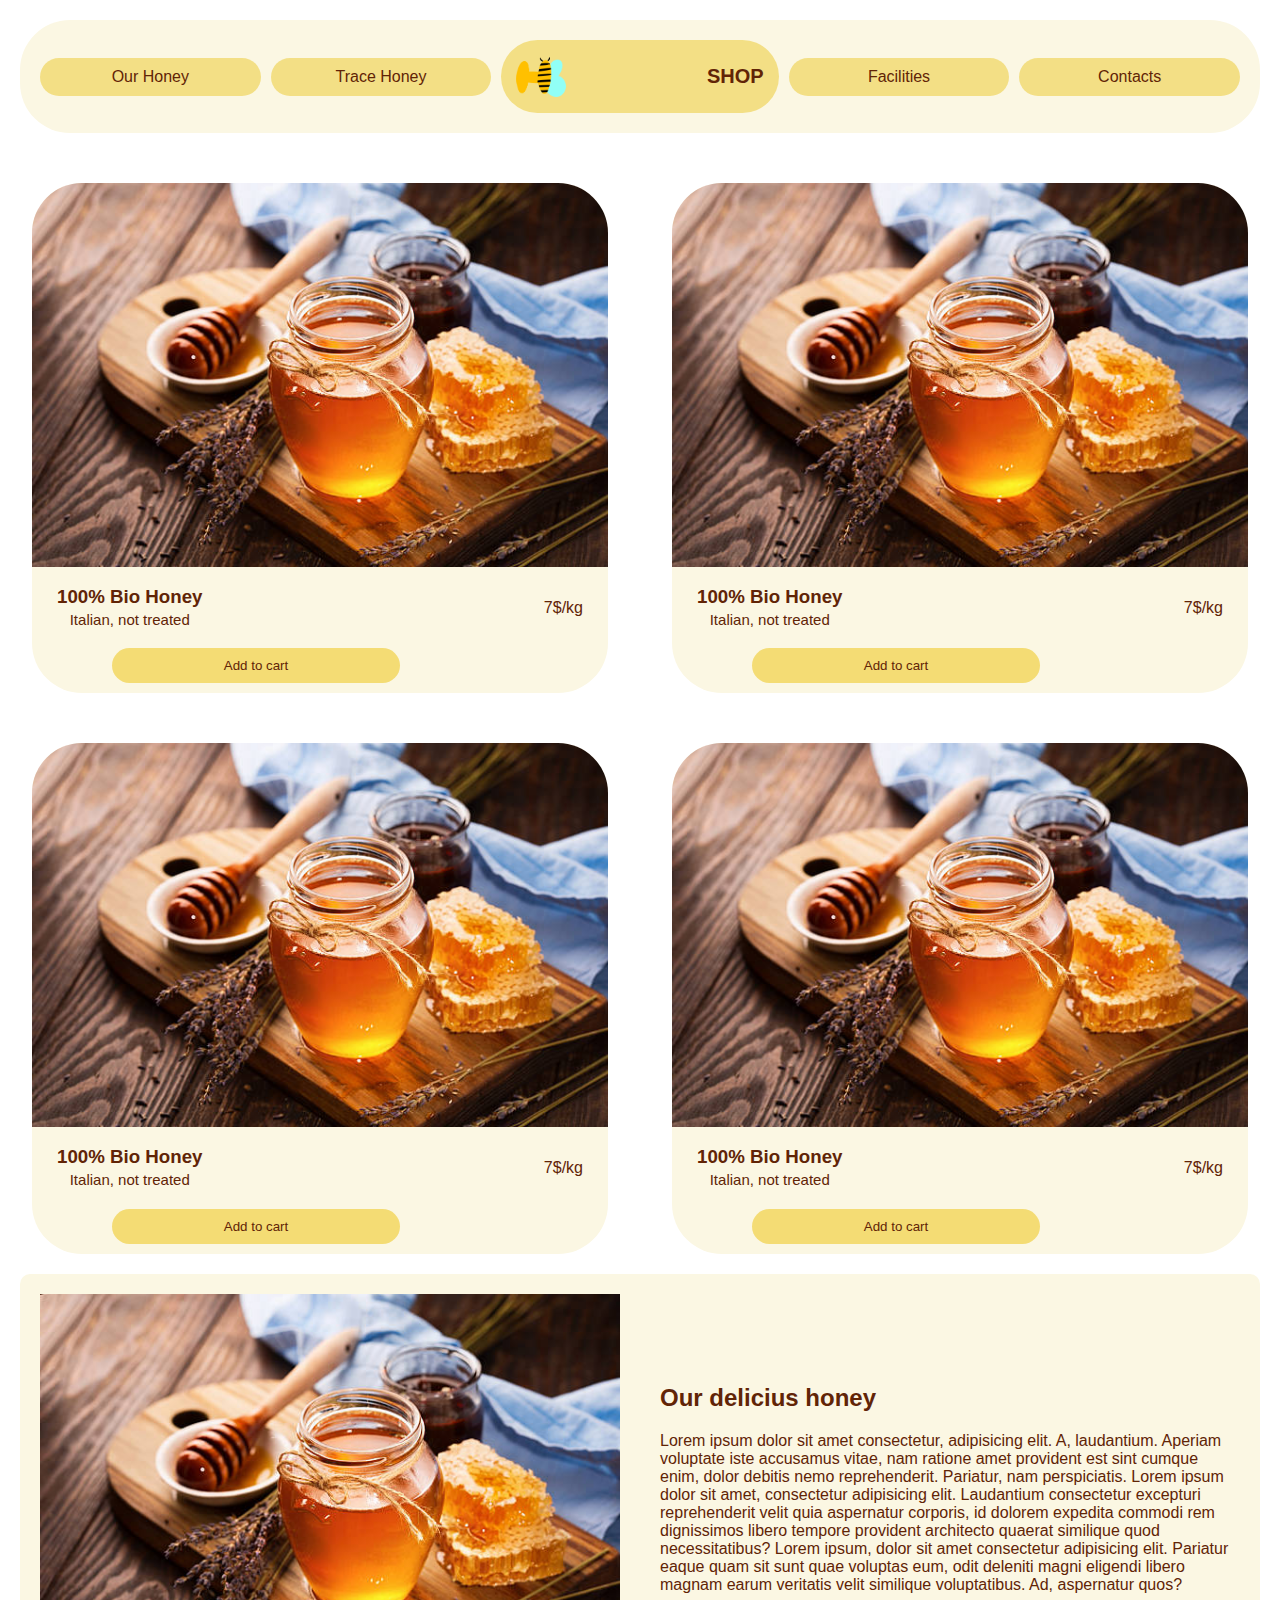
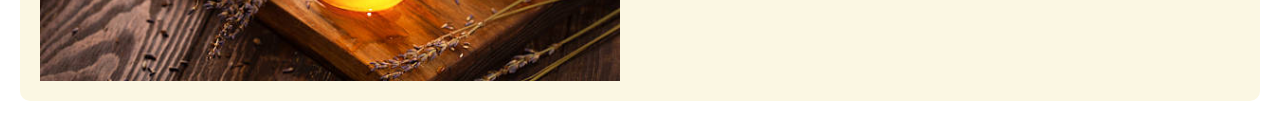
<file: index.html>
<!DOCTYPE html>
<html lang="en">

<head>
    <meta charset="UTF-8">
    <meta name="viewport" content="width=device-width, initial-scale=1.0">
    <link rel="stylesheet" href="./assets/css/style.css">
    <title>U2-W1-D3 - Flexbox</title>
</head>

<body>
    <!-- Header -->
    <header>
        <div class="header-buttons">
            <div class="button">Our Honey</div>
            <div class="button">Trace Honey</div>
            <div class="button alt"> <img src="./assets/imgs/logo.png" alt="logo">
                <p>SHOP</p>
            </div>
            <div class="button">Facilities</div>
            <div class="button">Contacts</div>
        </div>
    </header>

    <!-- Card..... -->

    <div class="cards">
        <div class="card-container">
            <img src="./assets/imgs/honey.jpg" alt="honey">
            <div class="card-content">
                <h3>100% Bio Honey </br><span>Italian, not treated</span></h3>
                <p>7$/kg</p>
            </div>
            <button class="cart">Add to cart</button>
        </div>
        <div class="card-container">
            <img src="./assets/imgs/honey.jpg" alt="honey">
            <div class="card-content">
                <h3>100% Bio Honey </br><span>Italian, not treated</span></h3>
                <p>7$/kg</p>
            </div>
            <button class="cart">Add to cart</button>
        </div>
        <div class="card-container">
            <img src="./assets/imgs/honey.jpg" alt="honey">
            <div class="card-content">
                <h3>100% Bio Honey </br><span>Italian, not treated</span></h3>
                <p>7$/kg</p>
            </div>
            <button class="cart">Add to cart</button>
        </div>
        <div class="card-container">
            <img src="./assets/imgs/honey.jpg" alt="honey">
            <div class="card-content">
                <h3>100% Bio Honey </br><span>Italian, not treated</span></h3>
                <p>7$/kg</p>
            </div>
            <button class="cart">Add to cart</button>
        </div>
    </div>

    <!-- Article -->
    <div class="article-container">
        <img src="./assets/imgs/honey.jpg" alt="honey">
        <div class="text-content">
            <h2>Our delicius honey</h2>
            <p>Lorem ipsum dolor sit amet consectetur, adipisicing elit. A, laudantium. Aperiam voluptate iste accusamus
                vitae, nam ratione amet provident est sint cumque enim, dolor debitis nemo reprehenderit. Pariatur, nam
                perspiciatis. Lorem ipsum dolor sit amet, consectetur adipisicing elit. Laudantium consectetur excepturi
                reprehenderit velit quia aspernatur corporis, id dolorem expedita commodi rem dignissimos libero tempore
                provident architecto quaerat similique quod necessitatibus? Lorem ipsum, dolor sit amet consectetur
                adipisicing elit. Pariatur eaque quam sit sunt quae voluptas eum, odit deleniti magni eligendi libero
                magnam
                earum veritatis velit similique voluptatibus. Ad, aspernatur quos?</p>
        </div>
    </div>
</body>

</html>
</file>
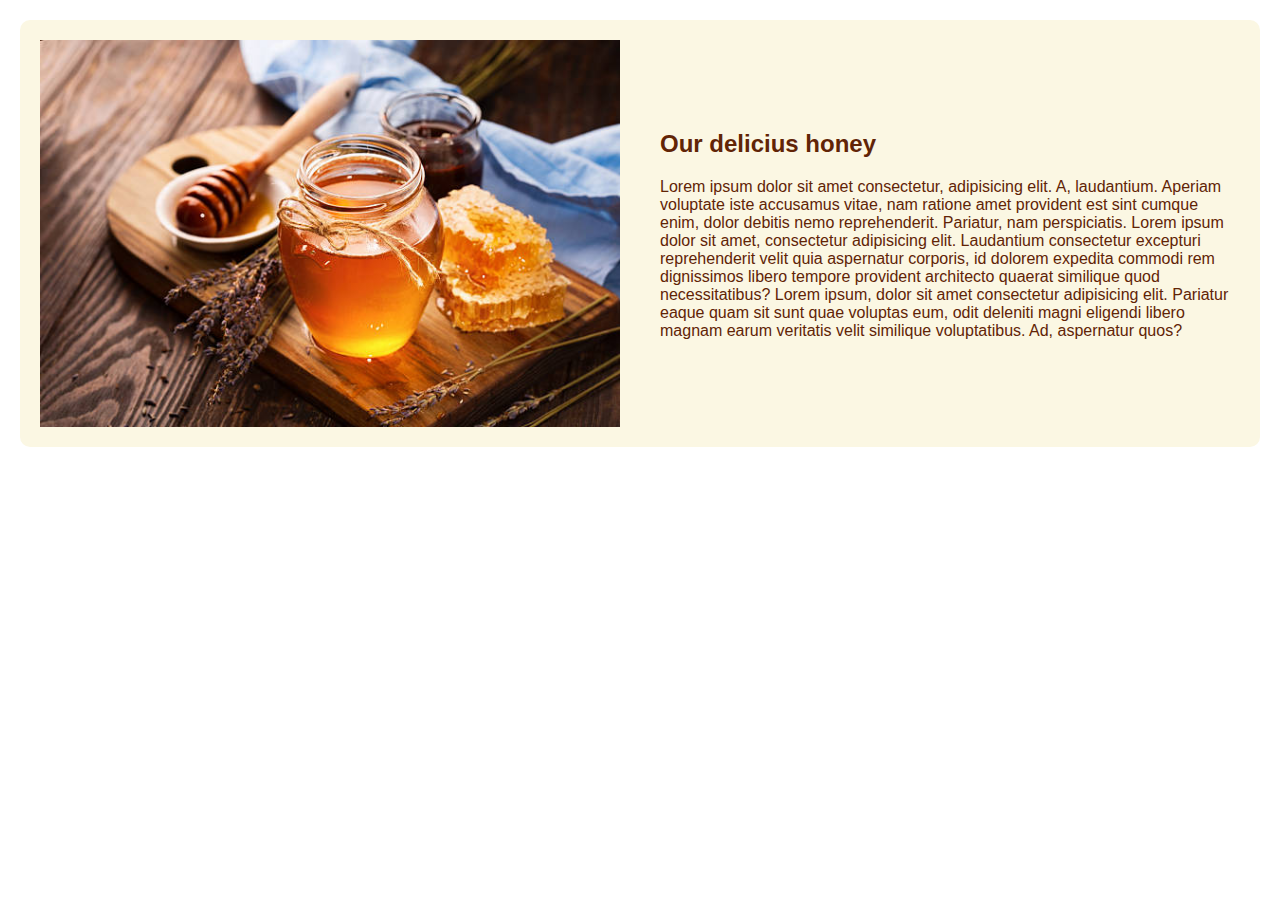
<file: article.html>
<!DOCTYPE html>
<html lang="en">

<head>
    <meta charset="UTF-8">
    <meta name="viewport" content="width=device-width, initial-scale=1.0">
    <link rel="stylesheet" href="./assets/css/article.css">
    <title>U2-W1-D3 - Flexbox Article</title>
</head>

<body>
    <div class="article-container">
        <img src="./assets/imgs/honey.jpg" alt="honey">
        <div class="text-content">
            <h2>Our delicius honey</h2>
            <p>Lorem ipsum dolor sit amet consectetur, adipisicing elit. A, laudantium. Aperiam voluptate iste accusamus
                vitae, nam ratione amet provident est sint cumque enim, dolor debitis nemo reprehenderit. Pariatur, nam
                perspiciatis. Lorem ipsum dolor sit amet, consectetur adipisicing elit. Laudantium consectetur excepturi
                reprehenderit velit quia aspernatur corporis, id dolorem expedita commodi rem dignissimos libero tempore
                provident architecto quaerat similique quod necessitatibus? Lorem ipsum, dolor sit amet consectetur
                adipisicing elit. Pariatur eaque quam sit sunt quae voluptas eum, odit deleniti magni eligendi libero
                magnam
                earum veritatis velit similique voluptatibus. Ad, aspernatur quos?</p>
        </div>
    </div>
</body>

</html>
</file>
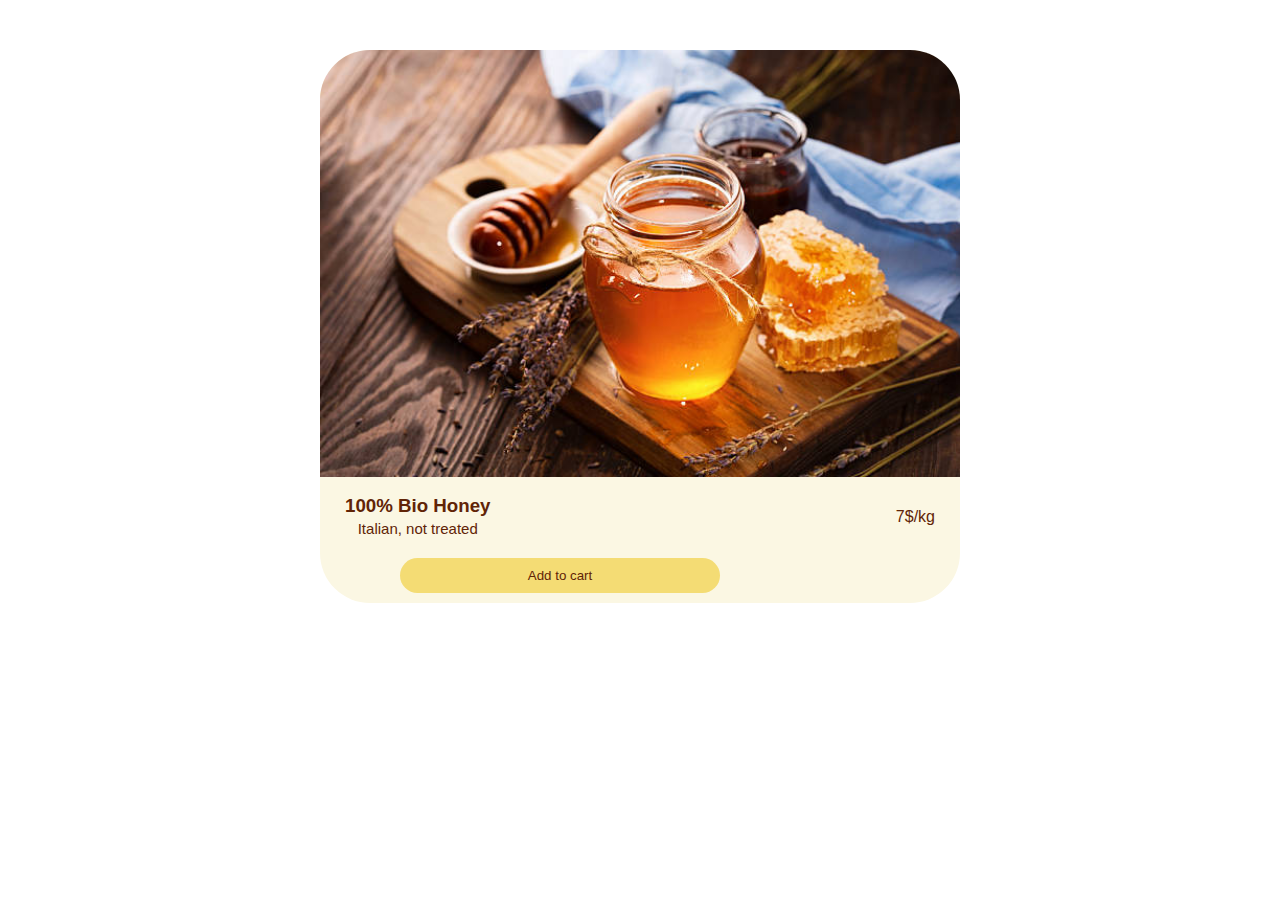
<file: card.html>
<!DOCTYPE html>
<html lang="en">

<head>
    <meta charset="UTF-8">
    <meta name="viewport" content="width=device-width, initial-scale=1.0">
    <link rel="stylesheet" href="./assets/css/card.css">
    <title>U2-W1-D3 - Flexbox Card</title>
</head>

<body>
    <div class="card-container">
        <img src="./assets/imgs/honey.jpg" alt="honey">
        <div class="card-content">
            <h3>100% Bio Honey </br><span>Italian, not treated</span></h3>
            <p>7$/kg</p>
        </div>
        <button class="cart">Add to cart</button>
    </div>
</body>

</html>
</file>
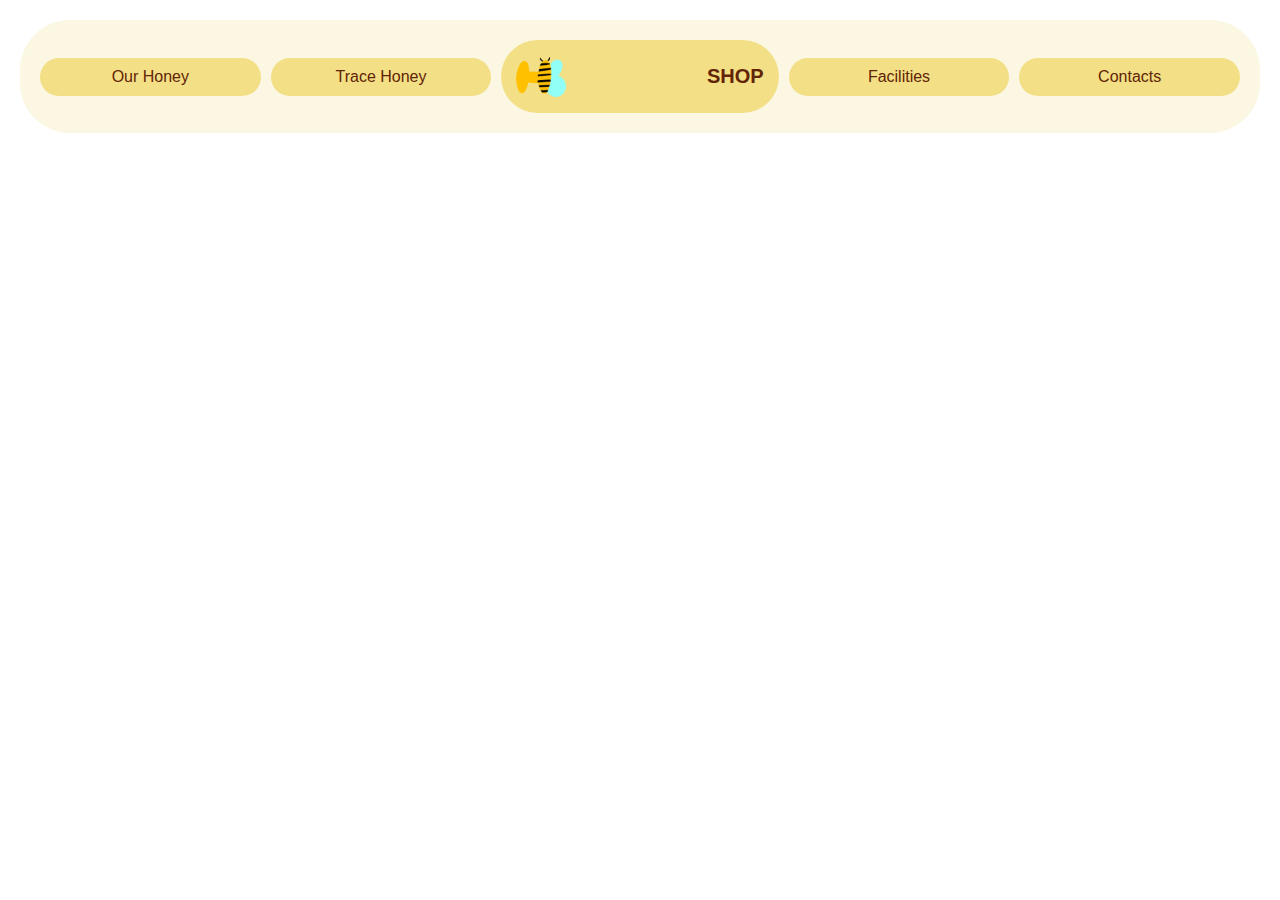
<file: header.html>
<!DOCTYPE html>
<html lang="en">

<head>
    <meta charset="UTF-8">
    <meta name="viewport" content="width=device-width, initial-scale=1.0">
    <link rel="stylesheet" href="./assets/css/header.css">
    <title>U2-W1-D3 - Flexbox Header</title>
</head>

<body>
    <header>
        <div class="header-buttons">
            <div class="button">Our Honey</div>
            <div class="button">Trace Honey</div>
            <div class="button alt"> <img src="./assets/imgs/logo.png" alt="logo">
                <p>SHOP</p>
            </div>
            <div class="button">Facilities</div>
            <div class="button">Contacts</div>
        </div>
    </header>
</body>

</html>
</file>
<file: assets/css/style.css>
*,
*::after,
*::before {
    box-sizing: border-box;
}

body {
    margin: 0;
    font-family: Arial, Helvetica, sans-serif;
}

/* Header */
header {
    margin-top: 20px;
    margin-inline: 20px;
    /* ------------------------------- */
    background-color: #FBF7E3;
    border-radius: 50px;
    padding-inline: 20px;
}

.header-buttons {
    display: flex;
    justify-content: space-between;
    align-items: center;
}

.button {
    text-align: center;
    padding-inline: 5px;
    padding-block: 10px;
    background-color: #F3DF85;
    border-radius: 50px;
    width: 20%;
    color: #612406;
}

.alt {
    display: flex;
    align-items: center;
    justify-content: space-between;
    margin-block: 20px;
    padding-block: 5px;
    padding-inline: 15px;
    width: 25%;
}

.button.alt p {
    font-size: 20px;
    font-weight: 600;
}

.button:not(:last-child) {
    margin-right: 10px;
}

.button img {
    width: 50px;
}

/* Card */
.cards {
    display: flex;
    flex-wrap: wrap;
    justify-content: space-around;

}

.card-container {
    margin-top: 50px;
    background-color: #FBF7E3;
    border-radius: 50px;
    width: 45%;
    margin-inline: auto;
    overflow: hidden;
    margin-inline: 10px;
}

.card-container img {
    width: 100%;
    display: block;
}

.card-content {
    display: flex;
    justify-content: space-between;
    align-items: center;
    text-align: center;
    padding-inline: 25px;
    color: #612406;
}

.card-content h3 span {
    font-weight: 400;
    font-size: 15px;
}

.cart {
    background-color: #f4dc74;
    margin-inline: 80px;
    border-radius: 50px;
    padding: 10px;
    width: 50%;
    color: #612406;
    border: none;
    margin-bottom: 10px;
}

/* Article */
.article-container {
    display: flex;
    flex-direction: column;
    background-color: #FBF7E3;
    margin: 20px;
    border-radius: 10px;
    color: #612406;
}

.text-content {
    padding: 20px;
}

.article-container img {
    width: 100%;
    padding: 20px;
    order: 1;
}

@media screen and (min-width: 767px) {
    .article-container img {
        width: 50%;
        object-fit: contain;
        order: unset;
    }

    .article-container {
        flex-direction: row;
        /* justify-content: space-between; */
        align-items: center;
    }
}
</file>
<file: assets/css/article.css>
*,
*::after,
*::before {
    box-sizing: border-box;
}

body {
    margin: 0;
    font-family: Arial, Helvetica, sans-serif;
}

.article-container {
    display: flex;
    flex-direction: column;
    background-color: #FBF7E3;
    margin: 20px;
    border-radius: 10px;
    color: #612406;
}

.text-content {
    padding: 20px;
}

.article-container img {
    width: 100%;
    padding: 20px;
    order: 1;
}

@media screen and (min-width: 767px) {
    .article-container img {
        width: 50%;
        object-fit: contain;
        order: unset;
    }

    .article-container {
        flex-direction: row;
        /* justify-content: space-between; */
        align-items: center;
    }
}
</file>
<file: assets/css/card.css>
*,
*::after,
*::before {
    box-sizing: border-box;
}

body {
    margin: 0;
    font-family: Arial, Helvetica, sans-serif;
}

.card-container {
    margin-top: 50px;
    background-color: #FBF7E3;
    border-radius: 50px;
    width: 50%;
    margin-inline: auto;
    overflow: hidden;
}

.card-container img {
    width: 100%;
    display: block;
}

.card-content {
    display: flex;
    justify-content: space-between;
    align-items: center;
    text-align: center;
    padding-inline: 25px;
    color: #612406;
}

.card-content h3 span {
    font-weight: 400;
    font-size: 15px;
}

.cart {
    background-color: #f4dc74;
    margin-inline: 80px;
    border-radius: 50px;
    padding: 10px;
    width: 50%;
    color: #612406;
    border: none;
    margin-bottom: 10px;
}
</file>
<file: assets/css/header.css>
*,
*::after,
*::before {
    box-sizing: border-box;
}

body {
    margin: 0;
    font-family: Arial, Helvetica, sans-serif;
}

header {
    margin-top: 20px;
    margin-inline: 20px;
    /* ------------------------------- */
    background-color: #FBF7E3;
    border-radius: 50px;
    padding-inline: 20px;
}

.header-buttons {
    display: flex;
    justify-content: space-between;
    align-items: center;
}

.button {
    text-align: center;
    padding-inline: 5px;
    padding-block: 10px;
    background-color: #F3DF85;
    border-radius: 50px;
    width: 20%;
    color: #612406;
}

.alt {
    display: flex;
    align-items: center;
    justify-content: space-between;
    margin-block: 20px;
    padding-block: 5px;
    padding-inline: 15px;
    width: 25%;
}

.button.alt p {
    font-size: 20px;
    font-weight: 600;
}

.button:not(:last-child) {
    margin-right: 10px;
}

.button img {
    width: 50px;
}
</file>
